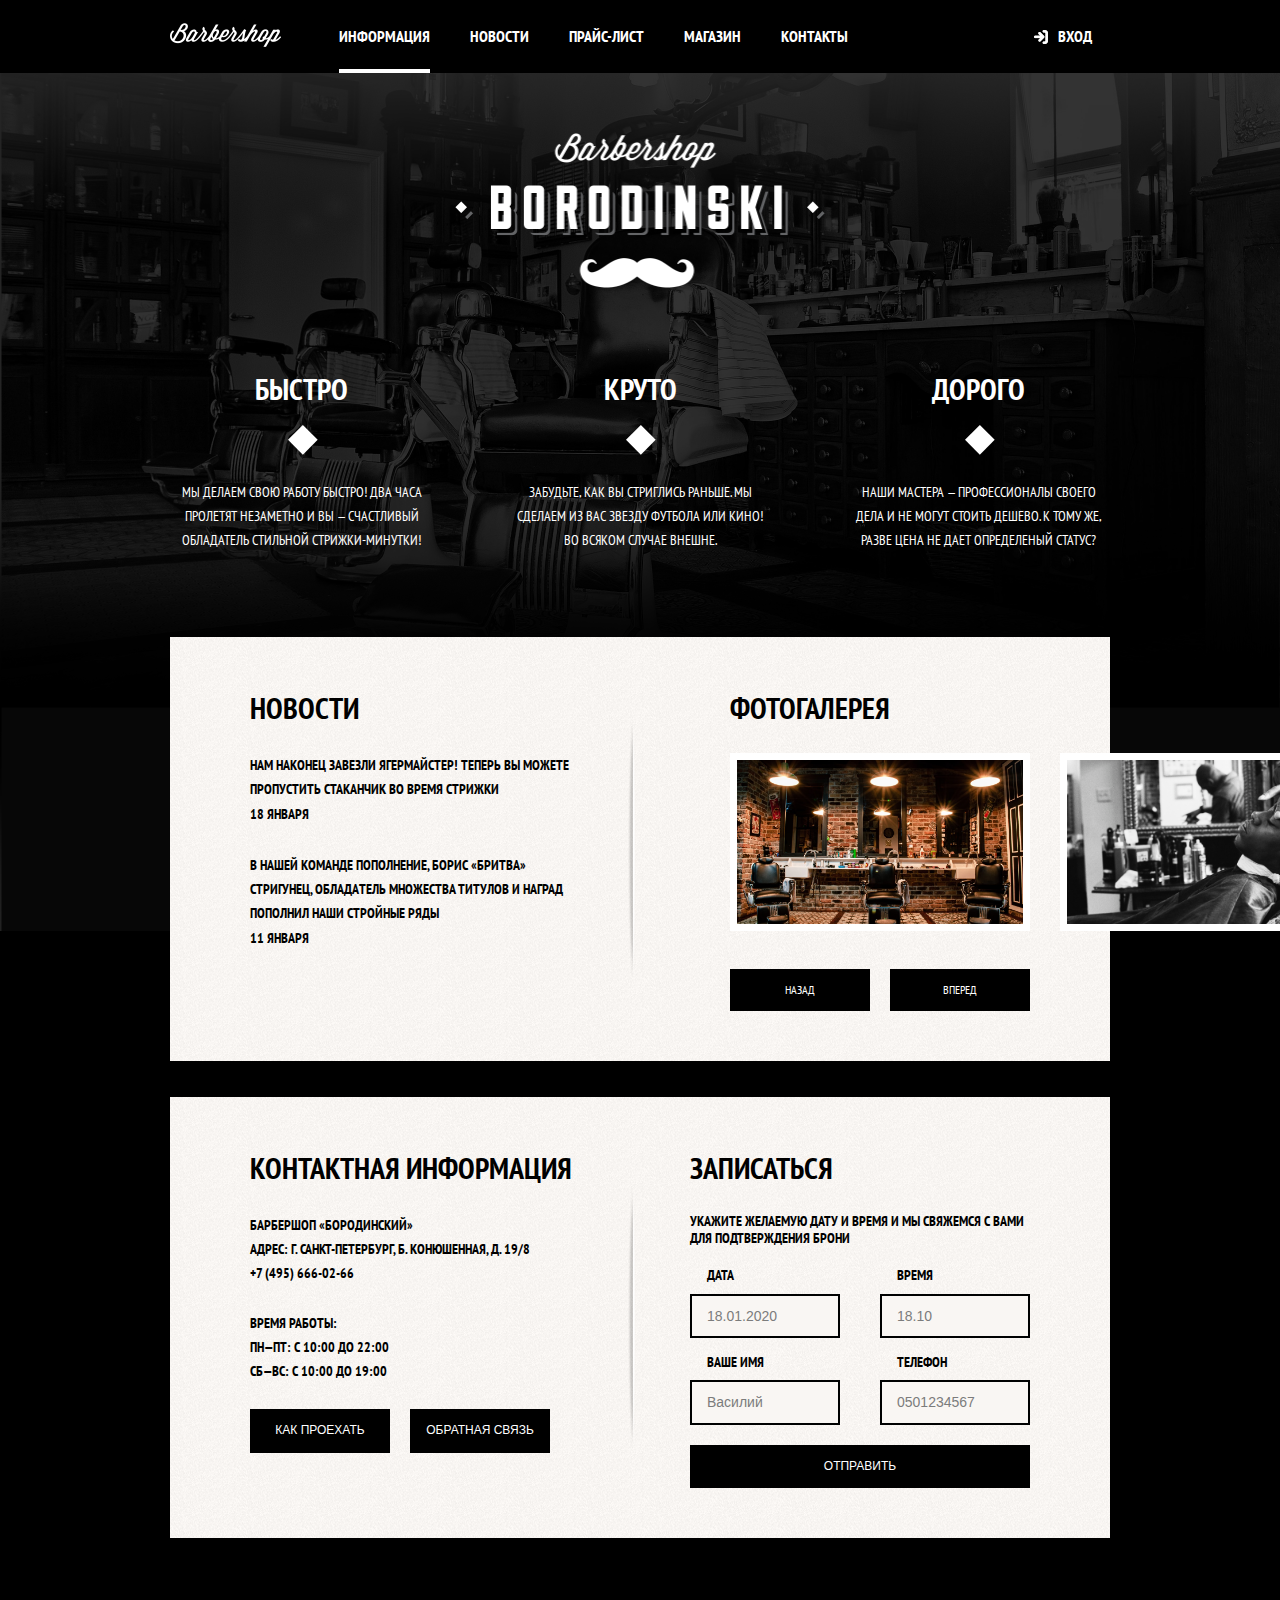
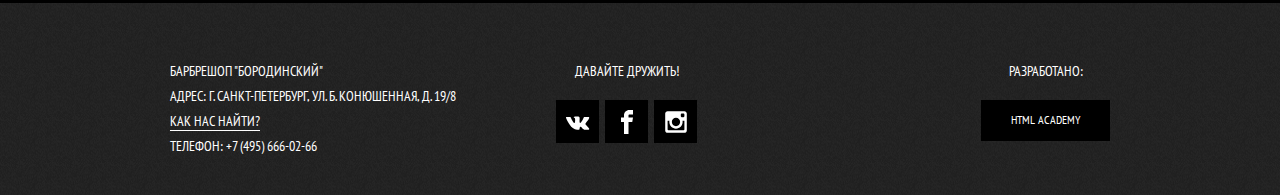
<file: index.html>
<!DOCTYPE html>
<html lang="ru">
<head>
    <meta charset="UTF-8">
    <meta name="viewport" content="width=device-width, initial-scale=1.0">
    <link rel="preconnect" href="https://fonts.gstatic.com">
    <link href="https://fonts.googleapis.com/css2?family=PT+Sans+Narrow:wght@400;700&display=swap" rel="stylesheet">
    <link rel="stylesheet" href="https://unpkg.com/swiper/swiper-bundle.min.css" />
    <link rel="stylesheet" href="css/all.css">
    <title>Barbershop</title>
</head>
<body>
  <div class="wrapper">
    <header class="header">
      <div class="container">
        <div class="header-holder">
          <div class="col">
            <a href="index.html" class="logo">
              <img src="images/logo.png" alt="logo">
            </a>
          </div>
  
          <div class="col burger-mob">
            <div class="hamburger hamburger--spin js-hamburger">
              <div class="hamburger-box">
                <div class="hamburger-inner"></div>
              </div>
            </div>

            <nav class="nav">
              <ul class="nav-list">
                <li class="item active">
                  <a href="#" class="link">
                    Информация
                  </a>
                </li>
                <li class="item">
                  <a href="#" class="link">
                    Новости
                  </a>
                </li>
                <li class="item">
                  <a href="price-list.html" class="link">
                    Прайс-лист
                  </a>
                </li>
                <li class="item">
                  <a href="#" class="link">
                    Магазин
                  </a>
                </li>
                <li class="item">
                  <a href="#" class="link">
                    Контакты
                  </a>
                </li>
              </ul>
            </nav>
          </div>
  
          <div class="col">
            <ul class="user-menu">
              <li class="item">
                <a href="#" class="link">
                  <span class="img-holder">
                    <img src="images/login-white.png" alt="login">
                  </span>
                  <span class="text">Вход</span>
                </a>
              </li>
            </ul>
          </div>
        </div>
      </div>
    </header>

    <main class="main">
  <figure class="section-background">
    <img src="images/main_bg.png" alt="background">
  </figure>

  <div class="section-foreground">
    <div class="container">
      <div class="content">
        <figure class="logo">
          <img src="images/index-logo.png" alt="logo">
        </figure>

        <ul class="advantages-list">
          <li class="advantage">
            <h2 class="advantage-title">
              Быстро
            </h2>
            <div class="advantage-desc">
              МЫ ДЕЛАЕМ СВОЮ РАБОТУ БЫСТРО!
              ДВА ЧАСА ПРОЛЕТЯТ НЕЗАМЕТНО И ВЫ — СЧАСТЛИВЫЙ
              ОБЛАДАТЕЛЬ СТИЛЬНОЙ СТРИЖКИ-МИНУТКИ!
            </div>
          </li>
          <li class="advantage">
            <h2 class="advantage-title">
              Круто
            </h2>
            <div class="advantage-desc">
              ЗАБУДЬТЕ, КАК ВЫ СТРИГЛИСЬ РАНЬШЕ.
              МЫ СДЕЛАЕМ ИЗ ВАС ЗВЕЗДУ ФУТБОЛА ИЛИ КИНО!
              ВО ВСЯКОМ СЛУЧАЕ ВНЕШНЕ.

            </div>
          </li>
          <li class="advantage">
            <h2 class="advantage-title">
              Дорого
            </h2>
            <div class="advantage-desc">
              НАШИ МАСТЕРА — ПРОФЕССИОНАЛЫ СВОЕГО ДЕЛА
              И НЕ МОГУТ СТОИТЬ ДЕШЕВО.
              К ТОМУ ЖЕ, РАЗВЕ ЦЕНА НЕ ДАЕТ ОПРЕДЕЛЕНЫЙ СТАТУС?
            </div>
          </li>
        </ul>

        <section class="section">
          <div class="columns">
            <div class="column width-1-2">
              <div class="news">
                <h2 class="section-title">
                  Новости
                </h2>
                <ul class="news-list">
                  <li class="item">
                    <p class="news-text">
                      НАМ НАКОНЕЦ ЗАВЕЗЛИ ЯГЕРМАЙСТЕР!
                      ТЕПЕРЬ ВЫ МОЖЕТЕ ПРОПУСТИТЬ СТАКАНЧИК
                      ВО ВРЕМЯ СТРИЖКИ
                    </p>
                    <time datetime="2020-01-18">18 января</time>
                  </li>
                  <li class="item">
                    <p class="news-text">
                      В НАШЕЙ КОМАНДЕ ПОПОЛНЕНИЕ, БОРИС «БРИТВА»
                      СТРИГУНЕЦ, ОБЛАДAТЕЛЬ МНОЖЕСТВА ТИТУЛОВ
                      И НАГРАД ПОПОЛНИЛ НАШИ СТРОЙНЫЕ РЯДЫ
                    </p>
                    <time datetime="2020-01-11">11 января</time>
                  </li>
                </il>
              </div>
            </div>
            <div class="column width-1-2">
              <div class="slider">
                <h2 class="section-title">
                  Фотогалерея
                </h2>
                <div class="swiper-container">
                  <div class="swiper-wrapper">
                    <div class="swiper-slide">
                      <img src="images/swiper1.jpeg" alt="gallery-card">
                    </div>
                    <div class="swiper-slide">
                      <img src="images/swiper2.jpg" alt="gallery-card">
                    </div>
                    <div class="swiper-slide">
                      <img src="images/swiper3.png" alt="gallery-card">
                    </div>
                    <div class="swiper-slide">
                      <img src="images/swiper4.jpg" alt="gallery-card">
                    </div>
                  </div>
                  <div class="btn-wrapper">
                    <div class="btn swiper-prev">
                      Назад
                    </div>
                    <div class="btn swiper-next">
                      Вперед
                    </div>
                  </div>
                </div>
              </div>
            </div>
          </div>
        </section>

        <section class="section">
          <div class="columns">
            <div class="column">               
              <div class="contacts">
                <h2 class="section-title">
                  Контактная информация
                </h2>
                <div class="contacts-info">
                  <span>
                    БАРБЕРШОП «БОРОДИНСКИЙ»
                  </span>
                  <span>
                    АДРЕС: Г. САНКТ-ПЕТЕРБУРГ, Б. КОНЮШЕННАЯ, Д. 19/8
                  </span> 
                  <a href="tel:+74956660266">+7 (495) 666-02-66</a>
                </div>
                <div class="work-time">
                  <span>Время работы:</span>
                  <span>ПН—ПТ: С 10:00 ДО 22:00</span>
                  <span>СБ—ВС: С 10:00 ДО 19:00</span>
                </div>
                <div class="btn-wrapper">
                  <button type="button" class="btn">
                    Как проехать
                  </button>
                  <button type="button" class="btn">
                    Обратная связь
                  </button>
                </div>
              </div>
            </div>
            <div class="column">
              <div class="booking">
                <h2 class="section-title">
                  Записаться
                </h2>
                <form action="#">
                  <div class="booking-form">
                    <div class="booking-desc">
                      УКАЖИТЕ ЖЕЛАЕМУЮ ДАТУ И ВРЕМЯ И МЫ
                      СВЯЖЕМСЯ С ВАМИ ДЛЯ ПОДТВЕРЖДЕНИЯ БРОНИ
                    </div>
                    <div class="booking-content">
                      <div class="field-holder">
                        <label>
                          <span class="text">Дата</span>
                          <input type="text" placeholder="18.01.2020" required>
                        </label>
                      </div>
                      <div class="field-holder">
                        <label>
                          <span class="text">
                            Время
                          </span>
                          <input type="text" placeholder="18.10" required>
                        </label>
                      </div>
                      <div class="field-holder">
                        <label>
                          <span class="text">
                            Ваше имя
                          </span>
                          <input type="text" placeholder="Василий" required>
                        </label>
                      </div>
                      <div class="field-holder">
                        <label>
                          <span class="text">
                            Телефон
                          </span>
                          <input type="tel" id="phone" name="phone" pattern="[0-9]{3}-[0-9]{3}-[0-9]{4}" placeholder="0501234567" required>
                        </label>
                      </div>
                    </div>
                    <button type="submit" class="btn">Отправить</button>
                  </div>
                </div>
              </form>
            </div>
          </div>
        </section>
        
      </div>
    </div>
  </div>
    </main>

    <footer class="footer">
      <div class="container">
        <div class="footer-holder">
          <div class="col">
            <ul class="footer-contacts">
              <li class="item">
                <span class="text">
                  Барбрешоп "Бородинский"
                </span>
              </li>
              <li class="item">
                <span class="text">
                  АДРЕС: Г. САНКТ-ПЕТЕРБУРГ, УЛ. Б. КОНЮШЕННАЯ, Д. 19/8
                </span>
              </li>
              <li class="item">
                <a href="#" class="link underline">
                  Как нас найти?
                </a>
              </li>
              <li class="item">
                <span class="text">Телефон:</span>
                <a href="tel:+74956660266" class="link">
                  +7 (495) 666-02-66
                </a>
              </li>
            </ul>
          </div>

          <div class="col">
            <div class="footer-social">
              <div class="social-title">
                Давайте дружить!
              </div>
              <ul class="social-list">
                <li class="item">
                  <a href="#" class="link">
                    <svg class="svg-icon icon-vk"><use xlink:href="#icon-vk"></use></svg>
                  </a>
                </li>
                <li class="item">
                  <a href="#" class="link">
                    <svg class="svg-icon icon-vk"><use xlink:href="#icon-facebook"></use></svg>
                  </a>
                </li>
                <li class="item">
                  <a href="#" class="link">
                    <svg class="svg-icon icon-vk"><use xlink:href="#icon-instagram"></use></svg>
                  </a>
                </li>
              </ul>
            </div>
          </div>

          <div class="col">
            <div class="footer-copyright">
              <div class="copyright-title">
                Разработано:
              </div>
              <a href="#" class="link btn">
                html academy
              </a>
            </div>
          </div>
        </div>
      </div>
    </footer>
  </div>
  <svg xmlns="http://www.w3.org/2000/svg" style="width:0; height:0; visibility:hidden; display:none;">
  <symbol id="icon-instagram" viewBox="0 0 20 20">
    <path d="M17 1h-14c-1.1 0-2 0.9-2 2v14c0 1.101 0.9 2 2 2h14c1.1 0 2-0.899 2-2v-14c0-1.1-0.9-2-2-2zM9.984 15.523c3.059 0 5.538-2.481 5.538-5.539 0-0.338-0.043-0.664-0.103-0.984h1.581v7.216c0 0.382-0.31 0.69-0.693 0.69h-12.614c-0.383 0-0.693-0.308-0.693-0.69v-7.216h1.549c-0.061 0.32-0.104 0.646-0.104 0.984 0 3.059 2.481 5.539 5.539 5.539zM6.523 9.984c0-1.912 1.55-3.461 3.462-3.461s3.462 1.549 3.462 3.461-1.551 3.462-3.462 3.462c-1.913 0-3.462-1.55-3.462-3.462zM16.307 6h-1.615c-0.382 0-0.692-0.312-0.692-0.692v-1.617c0-0.382 0.31-0.691 0.691-0.691h1.615c0.384 0 0.694 0.309 0.694 0.691v1.616c0 0.381-0.31 0.693-0.693 0.693z"></path>
  </symbol>
  <symbol id="icon-facebook" viewBox="0 0 32 32">
    <path d="M19 6h5v-6h-5c-3.86 0-7 3.14-7 7v3h-4v6h4v16h6v-16h5l1-6h-6v-3c0-0.542 0.458-1 1-1z"></path>
  </symbol>
  <symbol id="icon-vk" viewBox="0 0 31 28">
    <path d="M29.953 8.125c0.234 0.641-0.5 2.141-2.344 4.594-3.031 4.031-3.359 3.656-0.859 5.984 2.406 2.234 2.906 3.313 2.984 3.453 0 0 1 1.75-1.109 1.766l-4 0.063c-0.859 0.172-2-0.609-2-0.609-1.5-1.031-2.906-3.703-4-3.359 0 0-1.125 0.359-1.094 2.766 0.016 0.516-0.234 0.797-0.234 0.797s-0.281 0.297-0.828 0.344h-1.797c-3.953 0.25-7.438-3.391-7.438-3.391s-3.813-3.938-7.156-11.797c-0.219-0.516 0.016-0.766 0.016-0.766s0.234-0.297 0.891-0.297l4.281-0.031c0.406 0.063 0.688 0.281 0.688 0.281s0.25 0.172 0.375 0.5c0.703 1.75 1.609 3.344 1.609 3.344 1.563 3.219 2.625 3.766 3.234 3.437 0 0 0.797-0.484 0.625-4.375-0.063-1.406-0.453-2.047-0.453-2.047-0.359-0.484-1.031-0.625-1.328-0.672-0.234-0.031 0.156-0.594 0.672-0.844 0.766-0.375 2.125-0.391 3.734-0.375 1.266 0.016 1.625 0.094 2.109 0.203 1.484 0.359 0.984 1.734 0.984 5.047 0 1.062-0.203 2.547 0.562 3.031 0.328 0.219 1.141 0.031 3.141-3.375 0 0 0.938-1.625 1.672-3.516 0.125-0.344 0.391-0.484 0.391-0.484s0.25-0.141 0.594-0.094l4.5-0.031c1.359-0.172 1.578 0.453 1.578 0.453z"></path>
  </symbol>
</svg>
<script src="https://code.jquery.com/jquery-3.5.1.min.js" integrity="sha256-9/aliU8dGd2tb6OSsuzixeV4y/faTqgFtohetphbbj0=" crossorigin="anonymous"></script>
<script src="https://unpkg.com/swiper/swiper-bundle.min.js"></script>
<script src="js/main.js"></script>
</body>
</html>
</file>
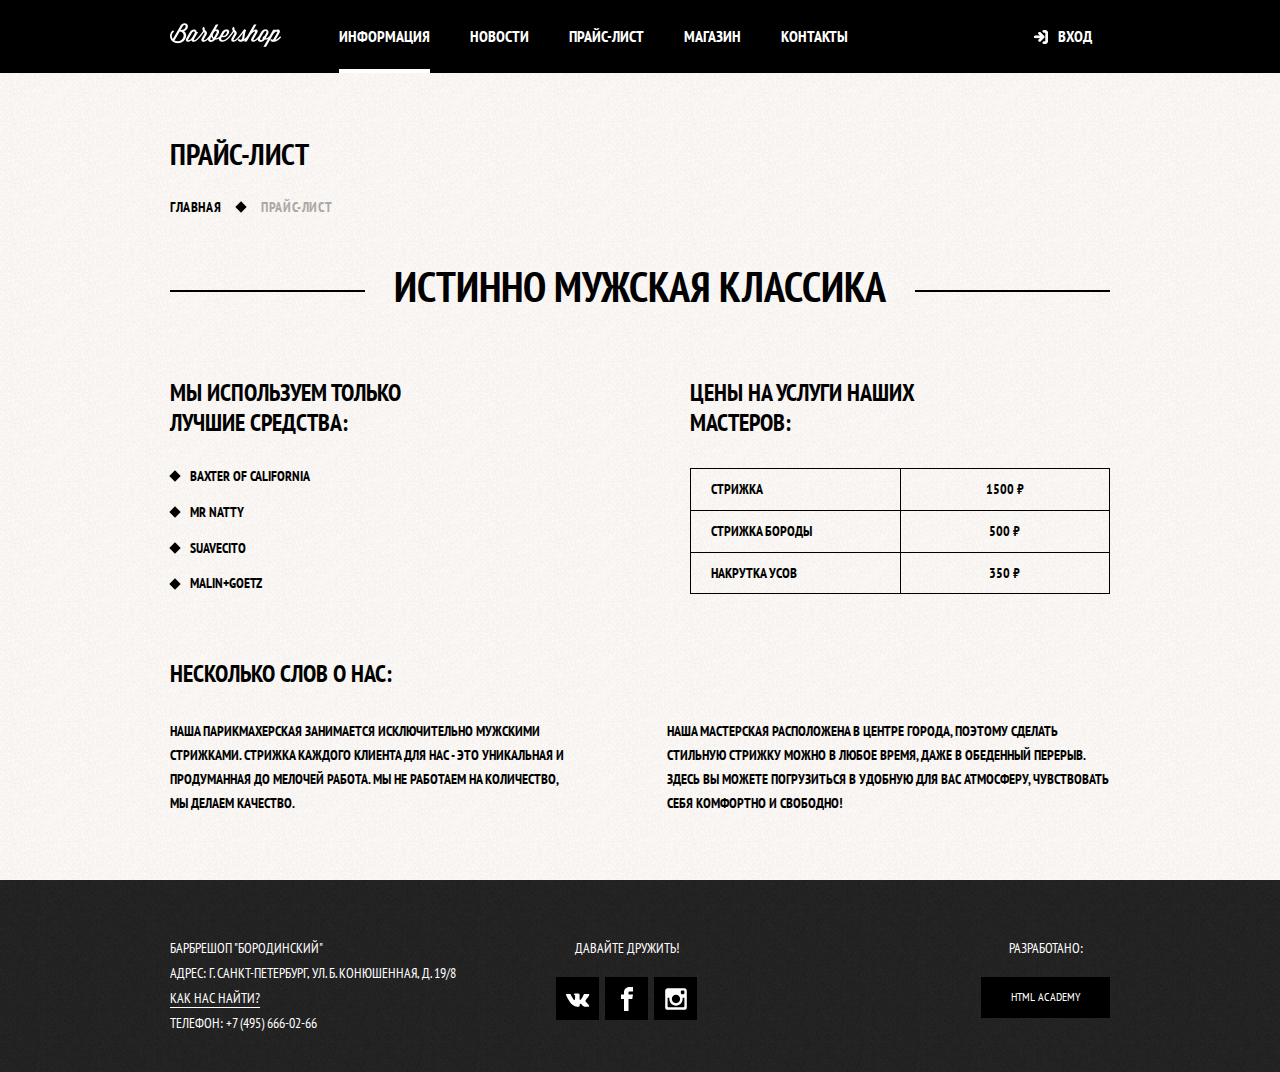
<file: price-list.html>
<!DOCTYPE html>
<html lang="ru">
<head>
    <meta charset="UTF-8">
    <meta name="viewport" content="width=device-width, initial-scale=1.0">
    <link rel="preconnect" href="https://fonts.gstatic.com">
    <link href="https://fonts.googleapis.com/css2?family=PT+Sans+Narrow:wght@400;700&display=swap" rel="stylesheet">
    <link rel="stylesheet" href="https://unpkg.com/swiper/swiper-bundle.min.css" />
    <link rel="stylesheet" href="css/all.css">
    <title>Barbershop</title>
</head>
<body>
  <div class="wrapper">
    <header class="header">
      <div class="container">
        <div class="header-holder">
          <div class="col">
            <a href="index.html" class="logo">
              <img src="images/logo.png" alt="logo">
            </a>
          </div>
  
          <div class="col burger-mob">
            <div class="hamburger hamburger--spin js-hamburger">
              <div class="hamburger-box">
                <div class="hamburger-inner"></div>
              </div>
            </div>

            <nav class="nav">
              <ul class="nav-list">
                <li class="item active">
                  <a href="#" class="link">
                    Информация
                  </a>
                </li>
                <li class="item">
                  <a href="#" class="link">
                    Новости
                  </a>
                </li>
                <li class="item">
                  <a href="price-list.html" class="link">
                    Прайс-лист
                  </a>
                </li>
                <li class="item">
                  <a href="#" class="link">
                    Магазин
                  </a>
                </li>
                <li class="item">
                  <a href="#" class="link">
                    Контакты
                  </a>
                </li>
              </ul>
            </nav>
          </div>
  
          <div class="col">
            <ul class="user-menu">
              <li class="item">
                <a href="#" class="link">
                  <span class="img-holder">
                    <img src="images/login-white.png" alt="login">
                  </span>
                  <span class="text">Вход</span>
                </a>
              </li>
            </ul>
          </div>
        </div>
      </div>
    </header>

    <main class="main">
  <figure class="section-background dark">
  </figure>

  <div class="section-foreground">
    <div class="container">
      <div class="content">
        <div class="headline">
          <h1 class="title second">Прайс-лист</h1>
        </div>

        <ul class="breadcrumbs">
          <li class="item">
            <a href="index.html" class="link">Главная</a>
          </li>
          <li class="item">
            <span class="current-page">Прайс-лист</span>
          </li>
        </ul>

        <div class="slogan">
          <span class="text">Истинно мужская классика</span>
        </div>
        
        <div class="columns prices">
          <div class="column">
            <div class="means-used">
              <h3 class="title second list-title">
                МЫ ИСПОЛЬЗУЕМ ТОЛЬКО 
                ЛУЧШИЕ СРЕДСТВА:
              </h3>
              <ul class="list">
                <li class="item">
                  <span class="text">Baxter of California</span>
                </li>
                <li class="item">
                  <span class="text">Mr Natty</span>
                </li>
                <li class="item">
                  <span class="text">Suavecito</span>
                </li>
                <li class="item">
                  <span class="text">Malin+Goetz</span>
                </li>
              </ul>
            </div>
          </div>

          <div class="column">
            <div class="prices">
              <h3 class="title second">
                ЦЕНЫ НА УСЛУГИ НАШИХ МАСТЕРОВ:
              </h3>
              <div class="table-holder">
                <table>
                  <tr>
                    <td>Стрижка</td>
                    <td>1500 ₽</td>
                  </tr>
                  <tr>
                    <td>СТРИЖКА БОРОДЫ</td>
                    <td>500 ₽</td>
                  </tr>
                  <tr>
                    <td>НАКРУТКА УСОВ</td>
                    <td>350 ₽</td>
                  </tr>
                </table>
              </div>
            </div>
          </div>
        </div>

        <div class="about-us">
          <h3 class="title">
            Несколько слов о нас:
          </h3>
          <div class="description">
            <p class="text">
              Наша парикмахерская занимается исключительно мужскими стрижками. Стрижка каждого клиента для нас - это уникальная и продуманная до мелочей работа. Мы не работаем на количество, мы делаем качество.
            </p>
            <p class="text">
              Наша мастерская расположена в центре города, поэтому сделать стильную стрижку можно в любое время, даже в обеденный перерыв. Здесь вы можете погрузиться в удобную для вас атмосферу, чувствовать себя комфортно и свободно!
            </p>
          </div>
        </div>

      </div>
    </div>
  </div>
    </main>

    <footer class="footer">
      <div class="container">
        <div class="footer-holder">
          <div class="col">
            <ul class="footer-contacts">
              <li class="item">
                <span class="text">
                  Барбрешоп "Бородинский"
                </span>
              </li>
              <li class="item">
                <span class="text">
                  АДРЕС: Г. САНКТ-ПЕТЕРБУРГ, УЛ. Б. КОНЮШЕННАЯ, Д. 19/8
                </span>
              </li>
              <li class="item">
                <a href="#" class="link underline">
                  Как нас найти?
                </a>
              </li>
              <li class="item">
                <span class="text">Телефон:</span>
                <a href="tel:+74956660266" class="link">
                  +7 (495) 666-02-66
                </a>
              </li>
            </ul>
          </div>

          <div class="col">
            <div class="footer-social">
              <div class="social-title">
                Давайте дружить!
              </div>
              <ul class="social-list">
                <li class="item">
                  <a href="#" class="link">
                    <svg class="svg-icon icon-vk"><use xlink:href="#icon-vk"></use></svg>
                  </a>
                </li>
                <li class="item">
                  <a href="#" class="link">
                    <svg class="svg-icon icon-vk"><use xlink:href="#icon-facebook"></use></svg>
                  </a>
                </li>
                <li class="item">
                  <a href="#" class="link">
                    <svg class="svg-icon icon-vk"><use xlink:href="#icon-instagram"></use></svg>
                  </a>
                </li>
              </ul>
            </div>
          </div>

          <div class="col">
            <div class="footer-copyright">
              <div class="copyright-title">
                Разработано:
              </div>
              <a href="#" class="link btn">
                html academy
              </a>
            </div>
          </div>
        </div>
      </div>
    </footer>
  </div>
  <svg xmlns="http://www.w3.org/2000/svg" style="width:0; height:0; visibility:hidden; display:none;">
  <symbol id="icon-instagram" viewBox="0 0 20 20">
    <path d="M17 1h-14c-1.1 0-2 0.9-2 2v14c0 1.101 0.9 2 2 2h14c1.1 0 2-0.899 2-2v-14c0-1.1-0.9-2-2-2zM9.984 15.523c3.059 0 5.538-2.481 5.538-5.539 0-0.338-0.043-0.664-0.103-0.984h1.581v7.216c0 0.382-0.31 0.69-0.693 0.69h-12.614c-0.383 0-0.693-0.308-0.693-0.69v-7.216h1.549c-0.061 0.32-0.104 0.646-0.104 0.984 0 3.059 2.481 5.539 5.539 5.539zM6.523 9.984c0-1.912 1.55-3.461 3.462-3.461s3.462 1.549 3.462 3.461-1.551 3.462-3.462 3.462c-1.913 0-3.462-1.55-3.462-3.462zM16.307 6h-1.615c-0.382 0-0.692-0.312-0.692-0.692v-1.617c0-0.382 0.31-0.691 0.691-0.691h1.615c0.384 0 0.694 0.309 0.694 0.691v1.616c0 0.381-0.31 0.693-0.693 0.693z"></path>
  </symbol>
  <symbol id="icon-facebook" viewBox="0 0 32 32">
    <path d="M19 6h5v-6h-5c-3.86 0-7 3.14-7 7v3h-4v6h4v16h6v-16h5l1-6h-6v-3c0-0.542 0.458-1 1-1z"></path>
  </symbol>
  <symbol id="icon-vk" viewBox="0 0 31 28">
    <path d="M29.953 8.125c0.234 0.641-0.5 2.141-2.344 4.594-3.031 4.031-3.359 3.656-0.859 5.984 2.406 2.234 2.906 3.313 2.984 3.453 0 0 1 1.75-1.109 1.766l-4 0.063c-0.859 0.172-2-0.609-2-0.609-1.5-1.031-2.906-3.703-4-3.359 0 0-1.125 0.359-1.094 2.766 0.016 0.516-0.234 0.797-0.234 0.797s-0.281 0.297-0.828 0.344h-1.797c-3.953 0.25-7.438-3.391-7.438-3.391s-3.813-3.938-7.156-11.797c-0.219-0.516 0.016-0.766 0.016-0.766s0.234-0.297 0.891-0.297l4.281-0.031c0.406 0.063 0.688 0.281 0.688 0.281s0.25 0.172 0.375 0.5c0.703 1.75 1.609 3.344 1.609 3.344 1.563 3.219 2.625 3.766 3.234 3.437 0 0 0.797-0.484 0.625-4.375-0.063-1.406-0.453-2.047-0.453-2.047-0.359-0.484-1.031-0.625-1.328-0.672-0.234-0.031 0.156-0.594 0.672-0.844 0.766-0.375 2.125-0.391 3.734-0.375 1.266 0.016 1.625 0.094 2.109 0.203 1.484 0.359 0.984 1.734 0.984 5.047 0 1.062-0.203 2.547 0.562 3.031 0.328 0.219 1.141 0.031 3.141-3.375 0 0 0.938-1.625 1.672-3.516 0.125-0.344 0.391-0.484 0.391-0.484s0.25-0.141 0.594-0.094l4.5-0.031c1.359-0.172 1.578 0.453 1.578 0.453z"></path>
  </symbol>
</svg>
<script src="https://code.jquery.com/jquery-3.5.1.min.js" integrity="sha256-9/aliU8dGd2tb6OSsuzixeV4y/faTqgFtohetphbbj0=" crossorigin="anonymous"></script>
<script src="https://unpkg.com/swiper/swiper-bundle.min.js"></script>
<script src="js/main.js"></script>
</body>
</html>
</file>
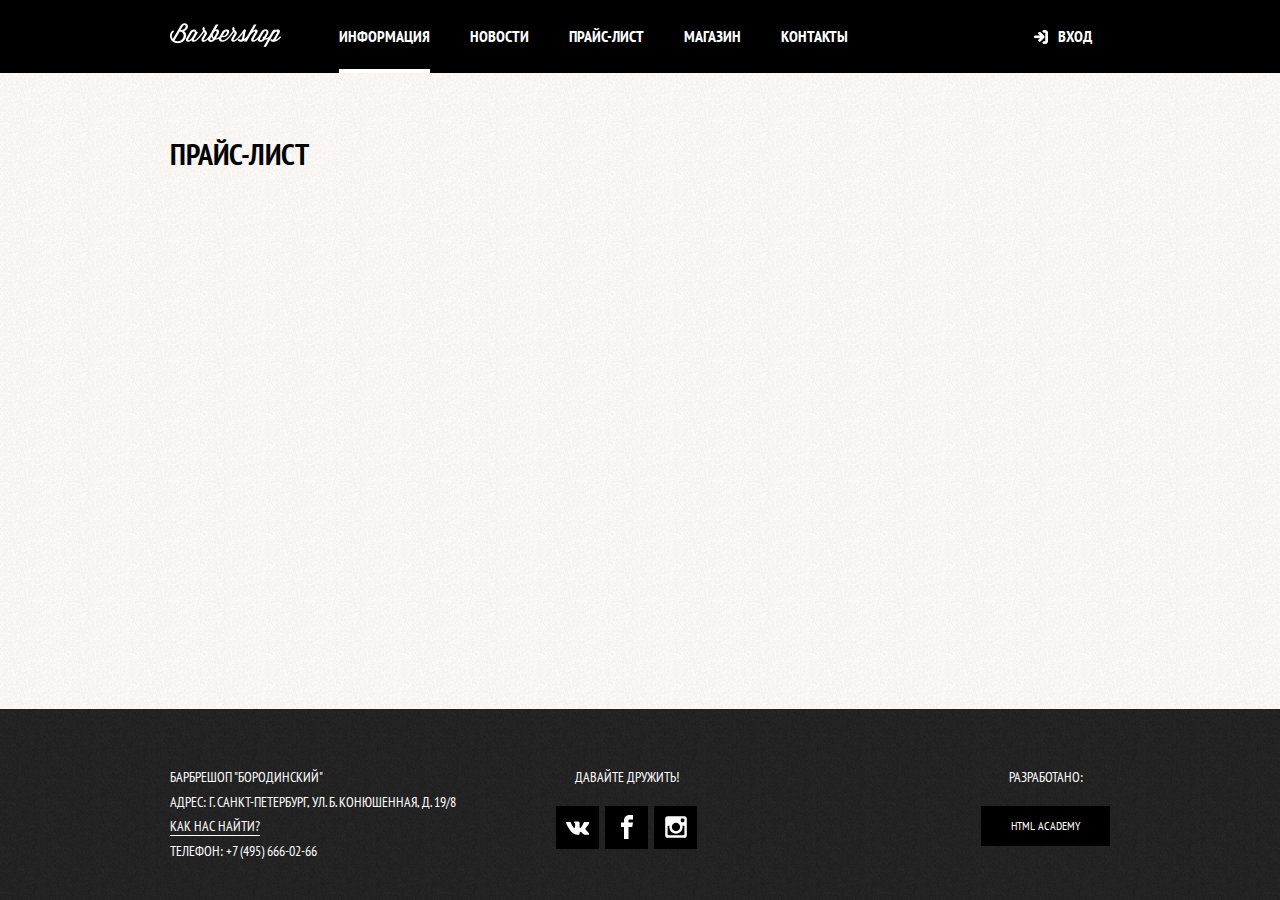
<file: pricelist.html>
<!DOCTYPE html>
<html lang="ru">
<head>
    <meta charset="UTF-8">
    <meta name="viewport" content="width=device-width, initial-scale=1.0">
    <link rel="preconnect" href="https://fonts.gstatic.com">
    <link href="https://fonts.googleapis.com/css2?family=PT+Sans+Narrow:wght@400;700&display=swap" rel="stylesheet">
    <link rel="stylesheet" href="https://unpkg.com/swiper/swiper-bundle.min.css" />
    <link rel="stylesheet" href="css/all.css">
    <title>Barbershop</title>
</head>
<body>
  <div class="wrapper">
    <header class="header">
      <div class="container">
        <div class="header-holder">
          <div class="col">
            <a href="#" class="logo">
              <img src="images/logo.png" alt="logo">
            </a>
          </div>
  
          <div class="col burger-mob">
            <div class="hamburger hamburger--spin js-hamburger">
              <div class="hamburger-box">
                <div class="hamburger-inner"></div>
              </div>
            </div>

            <nav class="nav">
              <ul class="nav-list">
                <li class="item active">
                  <a href="#" class="link">
                    Информация
                  </a>
                </li>
                <li class="item">
                  <a href="#" class="link">
                    Новости
                  </a>
                </li>
                <li class="item">
                  <a href="#" class="link">
                    Прайс-лист
                  </a>
                </li>
                <li class="item">
                  <a href="#" class="link">
                    Магазин
                  </a>
                </li>
                <li class="item">
                  <a href="#" class="link">
                    Контакты
                  </a>
                </li>
              </ul>
            </nav>
          </div>
  
          <div class="col">
            <ul class="user-menu">
              <li class="item">
                <a href="#" class="link">
                  <span class="img-holder">
                    <img src="images/login-white.png" alt="login">
                  </span>
                  <span class="text">Вход</span>
                </a>
              </li>
            </ul>
          </div>
        </div>
      </div>
    </header>

    <main class="main">
  <figure class="section-background dark">
  </figure>

  <div class="section-foreground">
    <div class="container">
      <div class="content">
        <div class="headline">
          <h1 class="title">Прайс-лист</h1>
        </div>
      </div>
    </div>
  </div>
    </main>

    <footer class="footer">
      <div class="container">
        <div class="footer-holder">
          <div class="col">
            <ul class="footer-contacts">
              <li class="item">
                <span class="text">
                  Барбрешоп "Бородинский"
                </span>
              </li>
              <li class="item">
                <span class="text">
                  АДРЕС: Г. САНКТ-ПЕТЕРБУРГ, УЛ. Б. КОНЮШЕННАЯ, Д. 19/8
                </span>
              </li>
              <li class="item">
                <a href="#" class="link underline">
                  Как нас найти?
                </a>
              </li>
              <li class="item">
                <span class="text">Телефон:</span>
                <a href="tel:+74956660266" class="link">
                  +7 (495) 666-02-66
                </a>
              </li>
            </ul>
          </div>

          <div class="col">
            <div class="footer-social">
              <div class="social-title">
                Давайте дружить!
              </div>
              <ul class="social-list">
                <li class="item">
                  <a href="#" class="link">
                    <svg class="svg-icon icon-vk"><use xlink:href="#icon-vk"></use></svg>
                  </a>
                </li>
                <li class="item">
                  <a href="#" class="link">
                    <svg class="svg-icon icon-vk"><use xlink:href="#icon-facebook"></use></svg>
                  </a>
                </li>
                <li class="item">
                  <a href="#" class="link">
                    <svg class="svg-icon icon-vk"><use xlink:href="#icon-instagram"></use></svg>
                  </a>
                </li>
              </ul>
            </div>
          </div>

          <div class="col">
            <div class="footer-copyright">
              <div class="copyright-title">
                Разработано:
              </div>
              <a href="#" class="link btn">
                html academy
              </a>
            </div>
          </div>
        </div>
      </div>
    </footer>
  </div>
  <svg xmlns="http://www.w3.org/2000/svg" style="width:0; height:0; visibility:hidden; display:none;">
  <symbol id="icon-instagram" viewBox="0 0 20 20">
    <path d="M17 1h-14c-1.1 0-2 0.9-2 2v14c0 1.101 0.9 2 2 2h14c1.1 0 2-0.899 2-2v-14c0-1.1-0.9-2-2-2zM9.984 15.523c3.059 0 5.538-2.481 5.538-5.539 0-0.338-0.043-0.664-0.103-0.984h1.581v7.216c0 0.382-0.31 0.69-0.693 0.69h-12.614c-0.383 0-0.693-0.308-0.693-0.69v-7.216h1.549c-0.061 0.32-0.104 0.646-0.104 0.984 0 3.059 2.481 5.539 5.539 5.539zM6.523 9.984c0-1.912 1.55-3.461 3.462-3.461s3.462 1.549 3.462 3.461-1.551 3.462-3.462 3.462c-1.913 0-3.462-1.55-3.462-3.462zM16.307 6h-1.615c-0.382 0-0.692-0.312-0.692-0.692v-1.617c0-0.382 0.31-0.691 0.691-0.691h1.615c0.384 0 0.694 0.309 0.694 0.691v1.616c0 0.381-0.31 0.693-0.693 0.693z"></path>
  </symbol>
  <symbol id="icon-facebook" viewBox="0 0 32 32">
    <path d="M19 6h5v-6h-5c-3.86 0-7 3.14-7 7v3h-4v6h4v16h6v-16h5l1-6h-6v-3c0-0.542 0.458-1 1-1z"></path>
  </symbol>
  <symbol id="icon-vk" viewBox="0 0 31 28">
    <path d="M29.953 8.125c0.234 0.641-0.5 2.141-2.344 4.594-3.031 4.031-3.359 3.656-0.859 5.984 2.406 2.234 2.906 3.313 2.984 3.453 0 0 1 1.75-1.109 1.766l-4 0.063c-0.859 0.172-2-0.609-2-0.609-1.5-1.031-2.906-3.703-4-3.359 0 0-1.125 0.359-1.094 2.766 0.016 0.516-0.234 0.797-0.234 0.797s-0.281 0.297-0.828 0.344h-1.797c-3.953 0.25-7.438-3.391-7.438-3.391s-3.813-3.938-7.156-11.797c-0.219-0.516 0.016-0.766 0.016-0.766s0.234-0.297 0.891-0.297l4.281-0.031c0.406 0.063 0.688 0.281 0.688 0.281s0.25 0.172 0.375 0.5c0.703 1.75 1.609 3.344 1.609 3.344 1.563 3.219 2.625 3.766 3.234 3.437 0 0 0.797-0.484 0.625-4.375-0.063-1.406-0.453-2.047-0.453-2.047-0.359-0.484-1.031-0.625-1.328-0.672-0.234-0.031 0.156-0.594 0.672-0.844 0.766-0.375 2.125-0.391 3.734-0.375 1.266 0.016 1.625 0.094 2.109 0.203 1.484 0.359 0.984 1.734 0.984 5.047 0 1.062-0.203 2.547 0.562 3.031 0.328 0.219 1.141 0.031 3.141-3.375 0 0 0.938-1.625 1.672-3.516 0.125-0.344 0.391-0.484 0.391-0.484s0.25-0.141 0.594-0.094l4.5-0.031c1.359-0.172 1.578 0.453 1.578 0.453z"></path>
  </symbol>
</svg>
<script src="https://code.jquery.com/jquery-3.5.1.min.js" integrity="sha256-9/aliU8dGd2tb6OSsuzixeV4y/faTqgFtohetphbbj0=" crossorigin="anonymous"></script>
<script src="https://unpkg.com/swiper/swiper-bundle.min.js"></script>
<script src="js/main.js"></script>
</body>
</html>
</file>
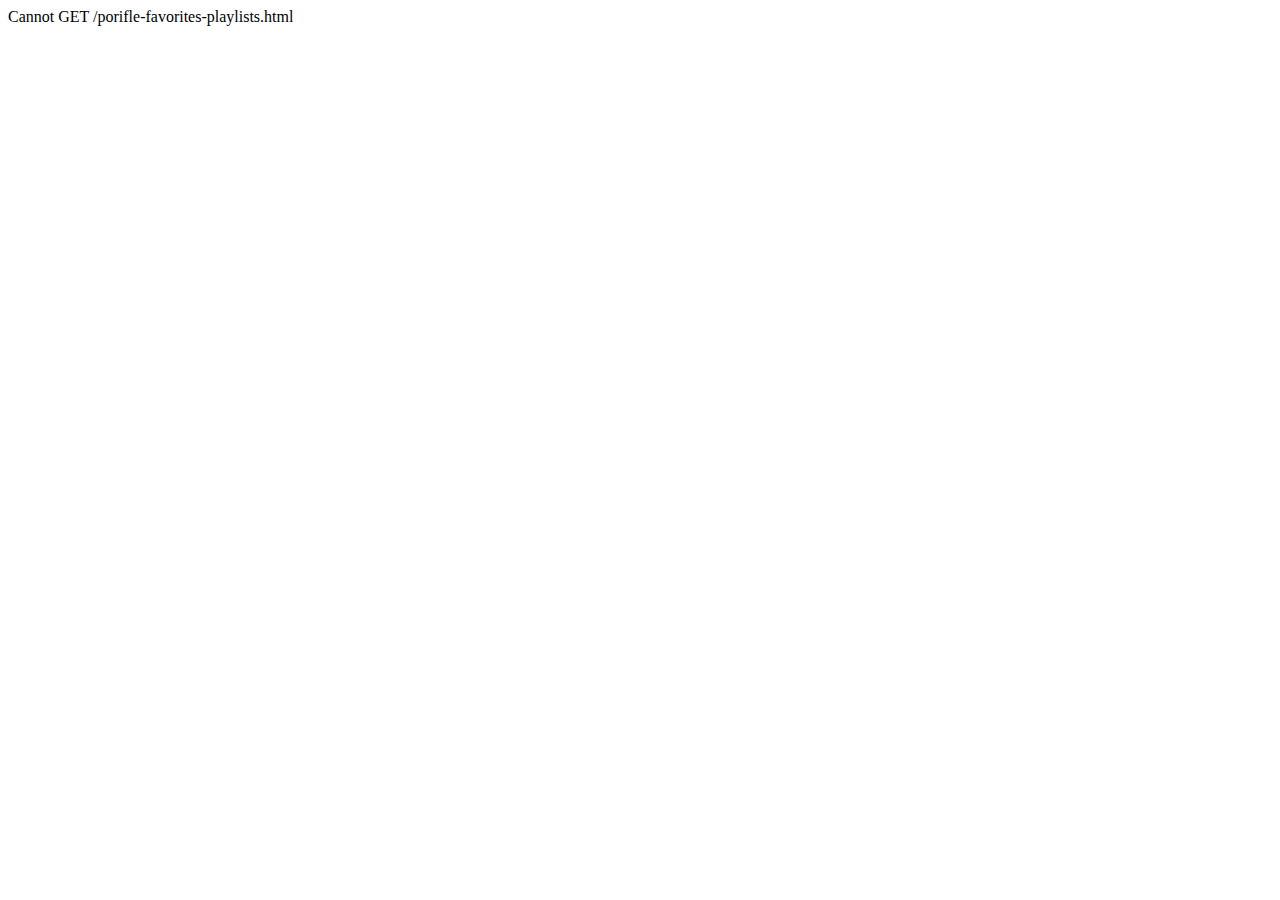
<file: images/porifle-favorites-playlists.htm>
<!-- saved from url=(0055)http://localhost:8080/porifle-favorites-playlists.html# -->
<html><head><meta http-equiv="Content-Type" content="text/html; charset=UTF-8"></head><body>Cannot GET /porifle-favorites-playlists.html
</body></html>
</file>
<file: css/all.css>
a,abbr,acronym,address,applet,article,aside,audio,b,big,blockquote,body,canvas,caption,center,cite,code,dd,del,details,dfn,div,dl,dt,em,embed,fieldset,figcaption,figure,footer,form,h1,h2,h3,h4,h5,h6,header,hgroup,html,i,iframe,img,ins,kbd,label,legend,li,mark,menu,nav,object,ol,output,p,pre,q,ruby,s,samp,section,small,span,strike,sub,summary,sup,table,tbody,td,tfoot,th,thead,time,tr,tt,u,ul,var,video{margin:0;padding:0;border:0;font-size:100%;font:inherit;vertical-align:baseline}article,aside,details,figcaption,figure,footer,header,hgroup,menu,nav,section{display:block}ol,ul{list-style:none}blockquote,q{quotes:none}blockquote:after,blockquote:before,q:after,q:before{content:'';content:none}table{border-collapse:collapse;border-spacing:0}button,input,select,textarea{font:100% Flama-Semibold,sans-serif;vertical-align:middle;-webkit-box-sizing:border-box;-moz-box-sizing:border-box;-o-box-sizing:border-box;box-sizing:border-box}button,input[type=submit]{padding:0;margin:0;border:none;cursor:pointer}button::-moz-focus-inner{padding:0;border:none}:-moz-placeholder{color:#7c7c7c}::-moz-placeholder{color:#7c7c7c;opacity:1}::-webkit-input-placeholder{color:#7c7c7c}:-ms-input-placeholder{color:#7c7c7c}::placeholder{color:#7c7c7c}:focus:-moz-placeholder{color:transparent}:focus::-moz-placeholder{color:transparent}:focus::-webkit-input-placeholder{color:transparent}:focus:-ms-input-placeholder{color:transparent}:focus::placeholder{color:transparent}*,:after,:before{-webkit-box-sizing:border-box;-moz-box-sizing:border-box;box-sizing:border-box}/*! normalize.css v5.0.0 | MIT License | github.com/necolas/normalize.css */html{font-family:sans-serif;line-height:1.15;-ms-text-size-adjust:100%;-webkit-text-size-adjust:100%;height:100%;min-width:320px;-webkit-text-size-adjust:100%;-ms-text-size-adjust:100%}article,aside,details,figcaption,figure,footer,header,main,menu,nav,section{display:block}figure{margin:1em 40px}hr{box-sizing:content-box;height:0;overflow:visible}code,kbd,pre,samp{font-family:monospace,monospace;font-size:1em}a{background-color:transparent;-webkit-text-decoration-skip:objects;color:#000;text-decoration:none}a:active,a:hover{outline-width:0}abbr[title]{border-bottom:none;text-decoration:underline;text-decoration:underline dotted}b,strong{font-weight:bolder}dfn{font-style:italic}mark{background-color:#ff0;color:#000}small{font-size:80%}sub,sup{font-size:75%;line-height:0;position:relative;vertical-align:baseline}sub{bottom:-.25em}sup{top:-.5em}audio,canvas,video{display:inline-block}audio:not([controls]){display:none;height:0}img{max-width:100%;border-style:none;display:block;width:100%;height:auto}svg:not(:root){overflow:hidden}button,input,optgroup,select,textarea{font-family:sans-serif;font-size:100%;line-height:1.15;margin:0}button,input{overflow:visible}button,select{text-transform:none}[type=reset],[type=submit],button,html [type=button]{-webkit-appearance:button}[type=button]::-moz-focus-inner,[type=reset]::-moz-focus-inner,[type=submit]::-moz-focus-inner,button::-moz-focus-inner{border-style:none;padding:0}[type=button]:-moz-focusring,[type=reset]:-moz-focusring,[type=submit]:-moz-focusring,button:-moz-focusring{outline:ButtonText dotted 1px}fieldset{border:1px solid silver;margin:0 2px;padding:.35em .625em .75em}legend{box-sizing:border-box;color:inherit;display:table;max-width:100%;padding:0;white-space:normal}progress{display:inline-block;vertical-align:baseline}textarea{overflow:auto}[type=checkbox],[type=radio]{box-sizing:border-box;padding:0}[type=number]::-webkit-inner-spin-button,[type=number]::-webkit-outer-spin-button{height:auto}[type=search]{-webkit-appearance:textfield;outline-offset:-2px}[type=search]::-webkit-search-cancel-button,[type=search]::-webkit-search-decoration{-webkit-appearance:none}::-webkit-file-upload-button{-webkit-appearance:button;font:inherit}summary{display:list-item}[hidden],template{display:none}body{margin:0;font:14px/1.2 "PT Sans Narrow",sans-serif;min-width:320px;min-height:100%;height:100%;position:relative;color:#000;text-transform:uppercase;background:#000}input{outline:0;-webkit-appearance:none;-webkit-border-radius:0;-moz-border-radius:0;border-radius:0}button{padding:0;background:0 0;outline:0;border:none;cursor:pointer}*{text-decoration:none;outline:0;box-sizing:border-box}:after,:before{box-sizing:border-box}.wrapper{display:flex;flex-direction:column;min-height:100%;overflow:hidden}main{flex:1 0 auto}footer{flex:0 0 auto}.container{max-width:980px;padding:0 20px;margin:0 auto;width:100%}@media only screen and (max-width:1000px){.container{max-width:960px;padding:0 10px}}.unselectable{-webkit-touch-callout:none;-webkit-user-select:none;-khtml-user-select:none;-moz-user-select:none;-ms-user-select:none;user-select:none}.btn{display:inline-flex;align-items:center;justify-content:center;position:relative;z-index:1;font-weight:400;color:#fff;text-transform:uppercase;font-size:12px;text-align:center;background-color:#000;padding:16px 48px;transition:color .5s,background-color .3s;cursor:pointer}.checkbox,.radio{color:#000}@media only screen and (min-width:1025px){.btn:hover{background-color:#663d15}.checkbox:hover,.radio:hover{color:#663d15}}h1,h2{font-size:30px;line-height:42px;font-weight:700;margin:0;padding:0}h3{font-size:24px;line-height:30px;margin:0;padding:0}@media only screen and (max-width:768px){h1,h2{font-size:24px;line-height:30px}h3{font-size:18px;line-height:24px}}::placeholder{transition:opacity .3s}.hamburger{font:inherit;display:inline-block;overflow:visible;margin:0;padding:0;cursor:pointer;transition-timing-function:linear;transition-duration:.15s;transition-property:opacity,filter;text-transform:none;color:inherit;border:0;background-color:transparent}.hamburger-box{position:relative;display:inline-block;width:40px;height:24px}.hamburger--vortex .hamburger-inner{transition-timing-function:cubic-bezier(.19,1,.22,1);transition-duration:.2s}.hamburger-inner,.hamburger-inner:after,.hamburger-inner:before{position:absolute;width:40px;height:4px;transition-timing-function:ease;transition-duration:.15s;transition-property:transform;border-radius:4px;background-color:#fff}.hamburger-inner{top:50%;display:block;margin-top:-2px}.hamburger--vortex .hamburger-inner:after{transition-property:bottom,transform}.hamburger--vortex .hamburger-inner:after,.hamburger--vortex .hamburger-inner:before{transition-delay:.1s;transition-timing-function:linear;transition-duration:0s}.hamburger-inner:after{bottom:-10px}.hamburger-inner:after,.hamburger-inner:before{display:block;content:""}.hamburger--vortex .hamburger-inner:before{transition-property:top,opacity}.hamburger-inner:before{top:-10px}.hamburger--spin.is-active .hamburger-inner{transition-delay:.12s;transition-timing-function:cubic-bezier(.215,.61,.355,1);transform:rotate(225deg)}.hamburger.is-active .hamburger-inner,.hamburger.is-active .hamburger-inner:after,.hamburger.is-active .hamburger-inner:before{background-color:rgba(255,255,255,.8)}.hamburger--spin.is-active .hamburger-inner:before{top:0;transition:top .1s ease-out,opacity .1s ease-out .12s;opacity:0}.hamburger--spin.is-active .hamburger-inner:after{bottom:0;transition:bottom .1s ease-out,transform .22s cubic-bezier(.215,.61,.355,1) .12s;transform:rotate(-90deg)}.swiper-container{width:100%;height:100%;max-width:300px}.swiper-wrapper{margin-bottom:38px}@media only screen and (max-width:640px){.swiper-wrapper{margin-bottom:18px}}.swiper-slide{text-align:center;font-size:18px;background:#fff;border:7px solid #fff;display:-webkit-box;display:-ms-flexbox;display:-webkit-flex;display:flex;-webkit-box-pack:center;-ms-flex-pack:center;-webkit-justify-content:center;justify-content:center;-webkit-box-align:center;-ms-flex-align:center;-webkit-align-items:center;align-items:center;position:relative;padding-top:54.67%}.swiper-slide img{position:absolute;top:0;left:0;width:100%;height:100%;object-fit:cover}.swiper-next,.swiper-prev{width:calc(50% - 10px);display:inline-block;padding:14px 10px}.svg-icon{display:block;width:1em;height:1em;fill:currentColor}.icon-eye{width:1.4em}.header{background:#000;position:relative}.header.open-menu .nav{box-shadow:0 0 20px #000;transform:translate3d(0,0,0)}.header-holder{position:relative;display:flex;align-items:center;margin:0 -20px}@media only screen and (max-width:768px){.header-holder{margin:0 -10px;justify-content:space-between}}.header-holder>.col{padding:0 20px;flex-shrink:0}.header-holder>.col:last-child{margin-left:auto}.header .logo{max-width:111px;display:inline-block}@media only screen and (max-width:768px){.header-holder>.col{padding:0 10px}.header-holder>.col:nth-child(2){order:1}.header-holder>.col:first-child{order:2;flex-grow:1;text-align:center}.header-holder>.col:last-child{order:3;margin-left:0}.header .nav{position:absolute;z-index:1;top:100%;left:0;transform:translate3d(-100%,0,0);max-width:414px;width:100%;box-shadow:0 0 0 #000;background-color:#000;transition:transform .4s,box-shadow .4s}}.header .nav-list{display:flex;align-items:center;margin:0 -2px}.header .nav-list>.item{padding:0 2px}.header .link{position:relative;color:#fff;padding:27px 18px;font-size:16px;display:inline-block;font-weight:700;transition:background-color .3s}@media only screen and (max-width:768px){.header .nav-list{flex-direction:column;margin:0;align-items:stretch;text-align:center}.header .nav-list>.item{padding:0}.header .link{padding:27px 10px;display:block}}.header .item.active>.link::after{content:"";position:absolute;height:4px;bottom:0;left:18px;width:calc(100% - 36px);background-color:#fff}@media only screen and (min-width:1025px){.header .link:hover{background-color:#242424}.header .item.active>.link:hover{background-color:#000}}.user-menu .link{display:flex;align-items:center}@media only screen and (max-width:1000px){.header .link{padding:27px 10px}.header .item.active>.link::after{width:calc(100% - 20px);left:10px}.user-menu .link{padding:27px 0}}.user-menu .img-holder{display:flex;align-items:center;margin-right:10px}.burger-mob{display:inline-flex;align-items:center}.burger-mob .hamburger{display:none}.main{position:relative}.section-background{margin:0;position:absolute;top:0;right:0;bottom:0;left:0;z-index:-2}.section-background.dark{background-image:url(../images/bg_white.png);background-repeat:repeat}.section-foreground{padding:60px 0 65px}.section-foreground .logo{margin:0 auto 80px;max-width:370px}@media only screen and (max-width:768px){.burger-mob .hamburger{display:block}.section-background img{position:absolute;top:0;bottom:0;left:0;width:100%;height:100%;object-fit:cover}.section-foreground{padding:30px 0}.section-foreground .logo{margin-bottom:40px}}.advantages-list{display:flex;justify-content:space-between;color:#fff;margin:-15px -10px 70px}.advantages-list .advantage{max-width:283px;text-align:center;padding:15px 10px}@media (max-width:600px){.advantages-list .advantage{max-width:80%}}.advantages-list .advantage-title{margin-bottom:70px;position:relative}.advantages-list .advantage-title:after{position:absolute;content:"";height:21px;width:21px;background-color:#fff;left:50%;bottom:-50px;transform:rotate(45deg) translate3d(-65%,0,0)}.advantages-list .advantage-desc{line-height:24px}@media only screen and (max-width:768px){.advantages-list{justify-content:space-around;flex-wrap:wrap;margin-bottom:25px}}.section{height:100%;background-image:url(../images/bg_white.png);padding:50px 80px;font-weight:700;position:relative}.section:not(:last-child){margin-bottom:36px}@media (min-width:640px){.section::after{content:'';width:8px;height:278px;position:absolute;background-size:contain;background-repeat:no-repeat;background-image:url(../images/separator.png);top:50%;right:50%;transform:translate3d(-50%,-50%,0)}}.section-title{margin-bottom:24px}.section .news-list>.item:not(:last-child){margin-bottom:30px}.section .news-text{line-height:24px;margin-bottom:5px;font-weight:700}.section .news time{font-weight:700}.section .slider{max-width:300px;margin-left:auto}@media only screen and (max-width:768px){.section-title{margin-bottom:14px}.section .news-list>.item:not(:last-child){margin-bottom:20px}.section{padding:25px 40px}}.columns{display:flex;justify-content:space-between;margin:0 -50px}.columns>.column{padding:0 50px;width:50%}@media only screen and (max-width:768px){.columns{margin:0 -25px}.columns>.column{padding:0 25px}}@media only screen and (max-width:640px){.section .slider{margin:0 auto;max-width:none}.section{padding:25px 20px;text-align:center}.columns{flex-direction:column}.columns>.column{width:100%}.columns>.column:not(:last-child){margin-bottom:30px}.btn-wrapper{margin:0 auto}}.btn-wrapper{display:flex;justify-content:space-between}.contacts-info,.work-time{display:flex;flex-direction:column;line-height:24px;margin-bottom:26px}.contacts .btn-wrapper{max-width:300px}.contacts .btn-wrapper .btn{padding:15px 10px;width:calc(50% - 10px)}.booking-desc{margin-bottom:20px}.booking-form input{outline:0;border:2px solid #000101;background-color:#f9f6f3;transition:border-color .5s;padding:12px 15px;width:100%}.booking-form input:focus{border-color:#663d15}.booking-form .btn{width:100%;padding:15px 48px}.booking-content{display:flex;flex-wrap:wrap;justify-content:space-between;margin:-8px -10px 12px}.booking-content .field-holder{width:calc(50% - 10px);padding:8px 10px}.booking-content label>.text{display:inline-block;margin-bottom:10px;padding-left:17px}@media only screen and (max-width:640px){.booking-content label>.text{padding:0}}.headline{margin-bottom:24px}.breadcrumbs{display:flex;align-items:center;margin-bottom:50px;font-weight:600;letter-spacing:.6px}@media (max-width:768px){.breadcrumbs{margin-bottom:30px}}.breadcrumbs .item:not(:last-child){position:relative;padding-right:20px;margin-right:20px}.breadcrumbs .item:not(:last-child):before{position:absolute;content:"";right:-4px;top:25%;height:8px;width:8px;background-color:#000;transform:rotate(45deg);transition:transform .5s}.breadcrumbs .item:last-child{color:#aba9a7}.breadcrumbs .link{color:#000;transition:.3s}@media (min-width:1025px){.hamburger.is-active:hover,.hamburger:hover{opacity:.7}.breadcrumbs .item:not(:last-child):hover::before{transform:rotate(495deg)}.breadcrumbs .link:hover{color:#663d15}}.slogan{overflow:hidden;text-align:center;font-size:42px;line-height:1;font-weight:600;margin-bottom:70px}@media (max-width:1024px){.slogan{font-size:32px}}.slogan .text{display:inline-block;padding:0 20px}.slogan::after,.slogan::before{content:"";display:inline-block;vertical-align:middle;width:100%;height:2px;background-color:#000}.slogan::before{margin-left:-100%}.slogan::after{margin-right:-100%}@media (max-width:540px){.slogan::before{margin-left:-75%}.slogan::after{margin-right:-75%}}h3.title{font-weight:600;margin-bottom:30px}.title.second{max-width:240px}.means-used .item{position:relative;padding-left:20px;font-weight:600}.means-used .item::before{position:absolute;content:"";left:1px;top:25%;height:8px;width:8px;background-color:#000;transform:rotate(45deg);transition:transform .5s}.means-used .item:not(:last-child){margin-bottom:19px}@media (max-width:640px){.means-used .list{display:flex;flex-wrap:wrap}.means-used .item{width:50%;padding:0 15px}.means-used .item:last-child{margin-bottom:19px}}.means-used .text{white-space:nowrap;overflow:hidden;text-overflow:ellipsis;display:block;width:100%}.table-holder table{width:100%}.table-holder td,.table-holder tr{border:1px solid #000}.table-holder td{width:50%;padding:12px 20px;font-weight:600;vertical-align:middle}.table-holder td:nth-child(2n){text-align:center}.columns.prices{margin-bottom:65px}@media (max-width:768px){.slogan{margin-bottom:35px}h3.title{margin-bottom:15px}.columns.prices{margin-bottom:30px}}.about-us .description{display:flex;margin:0 -50px}@media (max-width:480px){.about-us .description{flex-direction:column}}.about-us .text{line-height:24px;font-weight:600;padding:0 50px}@media (max-width:768px){.about-us .description{margin:0 -25px}.about-us .text{padding:0 25px;margin:0 0 20px}}.footer{padding:60px 0 40px;background-image:url(../images/bg_black.png);color:#fff;position:relative}.footer .link{color:#fff}.footer-holder{display:flex;position:relative;margin:0 -20px}.footer-holder>.col{padding:0 20px;flex-shrink:0}.footer-holder>.col:first-child{margin-right:60px}.footer-holder>.col:last-child{margin-left:auto}@media only screen and (max-width:768px){.footer{padding:30px 0 20px}.footer-holder{justify-content:space-between}.footer-holder>.col{max-width:200px}.footer-holder>.col:first-child,.footer-holder>.col:last-child{margin:0}}@media only screen and (max-width:568px){.footer-holder{flex-direction:column;align-items:center}.footer-holder>.col:not(:last-child){margin-bottom:30px}}.footer-contacts{display:flex;flex-direction:column}.footer-contacts>.item:not(:last-child){margin-bottom:8px}.footer-contacts .link.underline{border-bottom:1px solid #fff;transition:border .3s}.footer-social{display:flex;flex-direction:column;align-items:center}.footer-social .social-title{margin-bottom:20px}.footer-social .social-list{display:flex}.footer-social .social-list>.item:not(:last-child){margin-right:6px}.footer-social .link{display:flex;align-items:center;justify-content:center;font-size:24px;height:43px;width:43px;color:#fff;background-color:#000;transition:background-color .6s,color .3s}.footer-social .link .svg-icon{transform:rotate(0);transition:transform .6s}.footer-copyright{text-align:center}.footer-copyright .copyright-title{margin-bottom:20px}.footer-copyright .link{padding:13px 30px;transition:background-color .6s,color .3s}@media only screen and (min-width:1025px){.footer-contacts .link.underline:hover{border-color:transparent}.footer-social .link:hover{background-color:#fff;color:#000}.footer-social .link:hover .svg-icon{transform:rotate(15deg)}.footer-copyright .link:hover{background-color:#fff;color:#000}}
</file>
